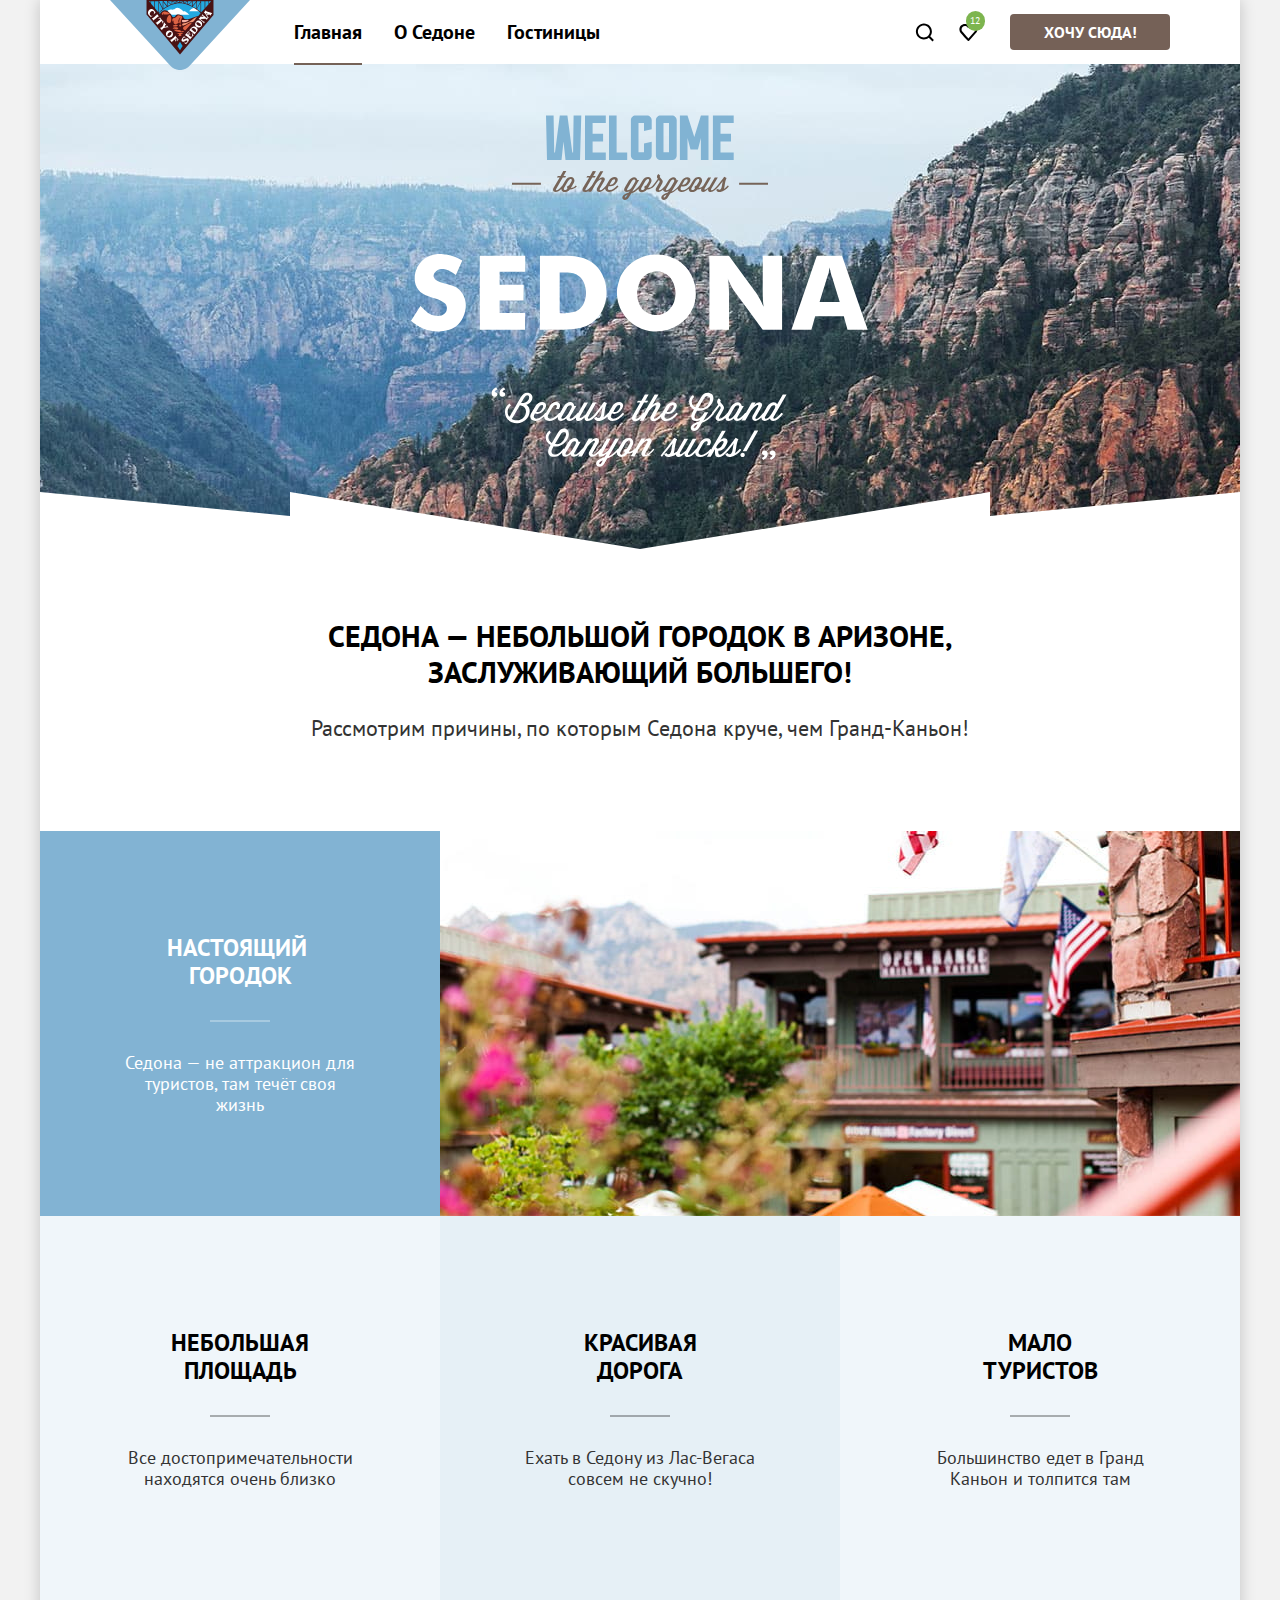
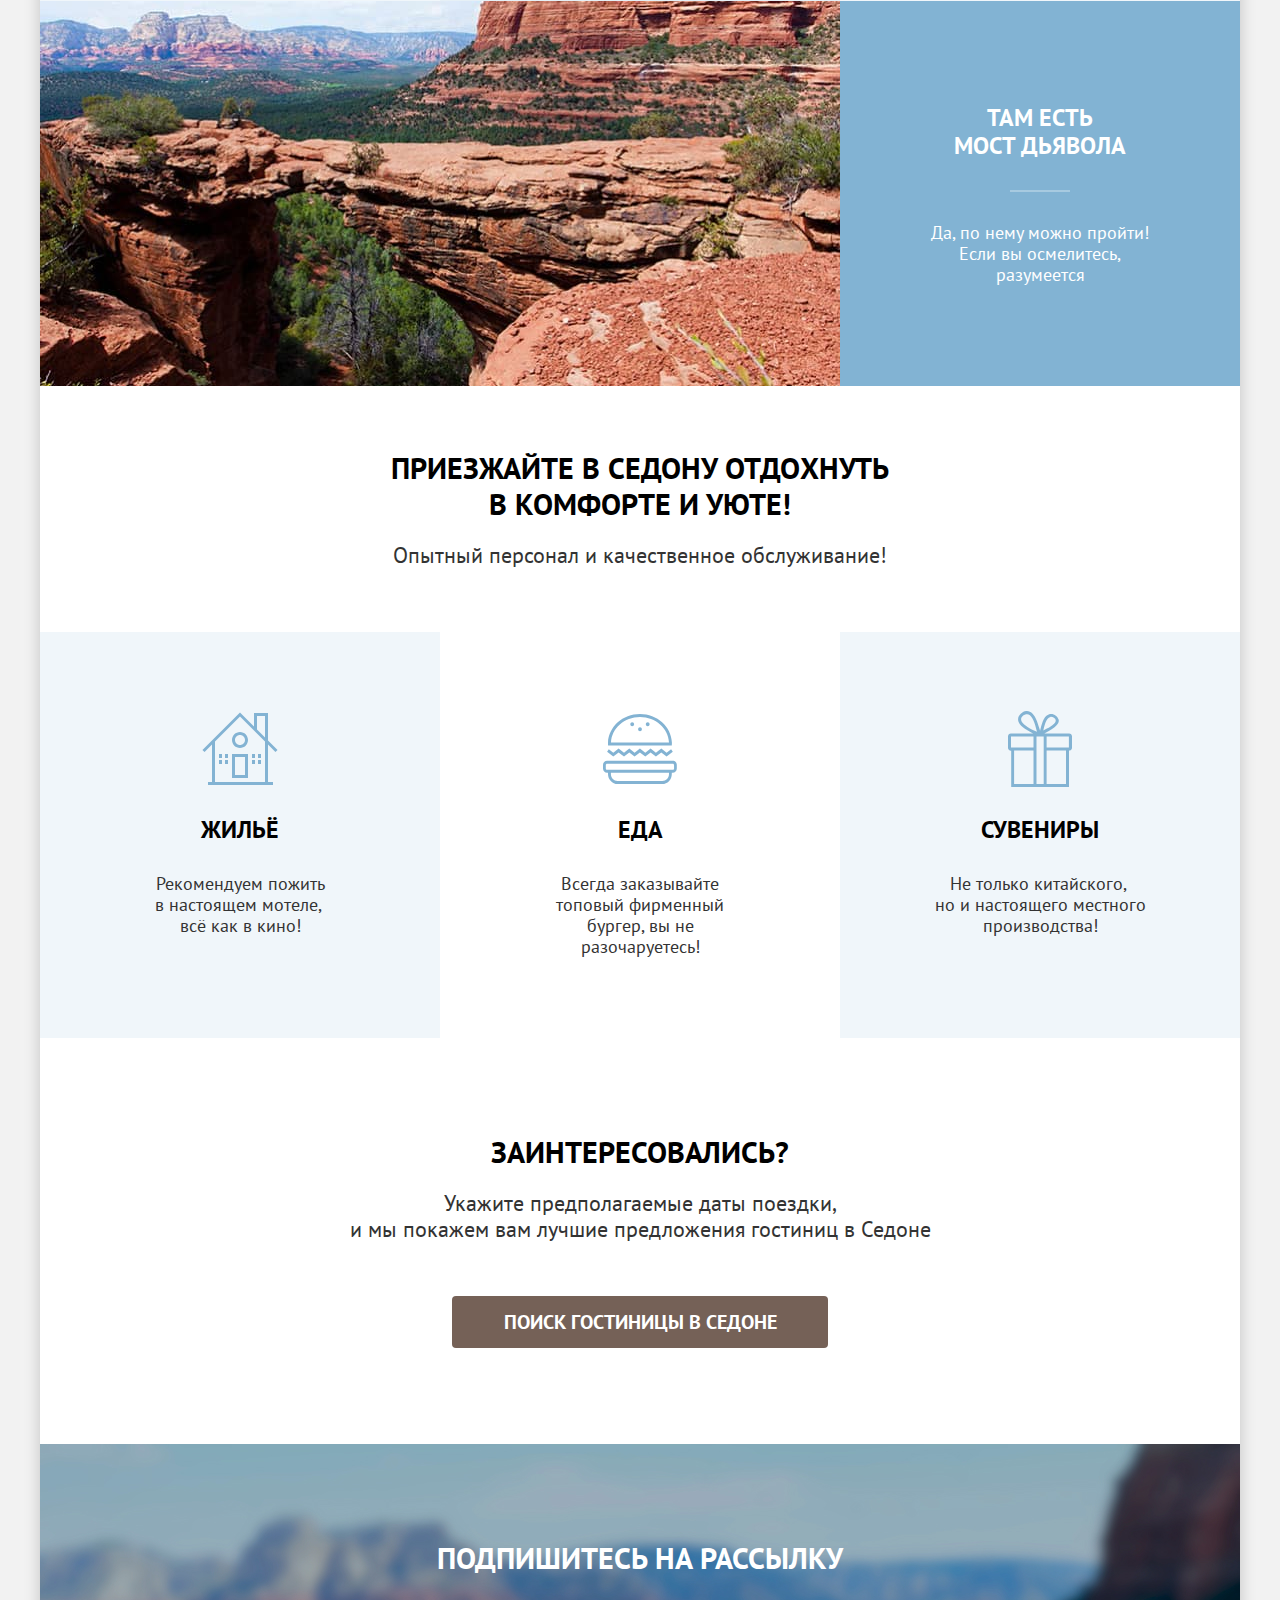
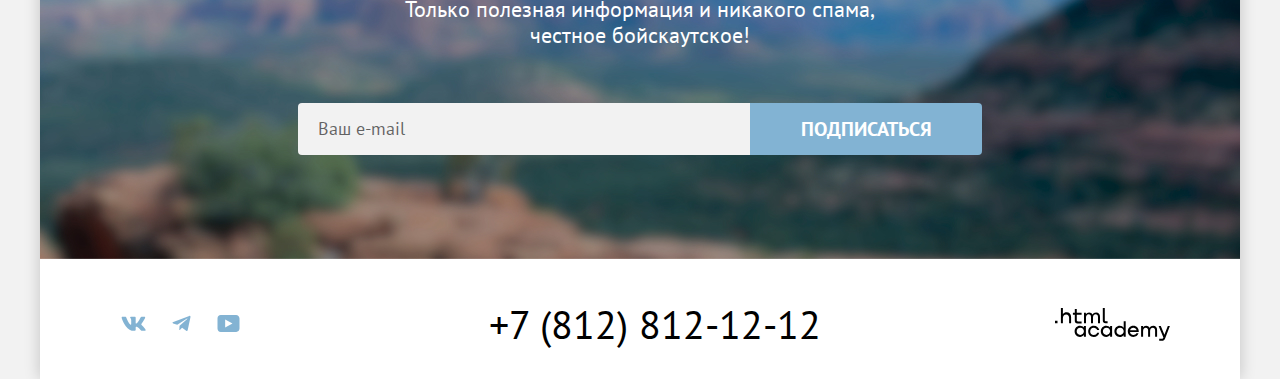
<file: index.html>
<!DOCTYPE html>
<html class="page" lang="ru">

  <head>
    <meta charset="utf-8">
    <title>HTML Academy: Седона</title>
    <meta name="viewport" content="width=device-width,initial-scale=1">
    <link rel="icon" href="favicon.ico">
    <link rel="icon" type="image/png" sizes="32x32" href="images/favicons/favicon-32.png">
    <link rel="stylesheet" href="styles/styles.css">
  </head>

  <body>
    <div class="page-body">

      <header class="page-header" data-test="header">
        <div class="wrapper">
          <nav class="page-header__nav main-nav">
            <a class="main-nav__logo" href="index.html" aria-current="page">
              <img class="main-nav__logo-img" src="images/logo.svg" width="140" height="70"
                alt="Логотип курорта Седона.">
            </a>
            <ul class="main-nav__list site-nav">
              <li class="site-nav__item">
                <a class="site-nav__link site-nav__link--current" aria-current="page">Главная</a>
              </li>
              <li class="site-nav__item">
                <a class="site-nav__link" href="#">О Седоне</a>
              </li>
              <li class="site-nav__item">
                <a class="site-nav__link" href="catalog.html">Гостиницы</a>
              </li>
            </ul>
            <ul class="main-nav__list user-nav">
              <li class="user-nav__item">
                <a class="user-nav__link user-nav__link--search" href="#"><span
                    class="visually-hidden">Поиск.</span></a>
              </li>
              <li class="user-nav__item">
                <a class="user-nav__link user-nav__link--like" href="#">
                  <span class="visually-hidden">Понравилось отелей.</span>
                  <span class="user-nav__likes-badge">12</span>
                </a>
              </li>
              <li class="user-nav__item">
                <a class="user-nav__button button button--basic" href="#">Хочу сюда!</a>
              </li>
            </ul>
          </nav>
        </div>
      </header>

      <main data-test="main">
        <section class="invite" data-test="hero">
          <h1 class="visually-hidden">Приглашение в Седону.</h1>
          <img class="invite__img" src="images/welcome.svg" width="458" height="352"
            alt="Welcome to the gorgeous Sedona, because the Grand Canyon sucks.">
        </section>
        <section class="advantages" data-test="advantages">
          <h2 class="visually-hidden">Преимущества Седоны.</h2>
          <div class="advantages__intro intro">
            <p class="intro__slogan second-title">Седона — небольшой городок в Аризоне, заслуживающий большего!</p>
            <p class="intro__text">Рассмотрим причины, по которым Седона круче, чем Гранд-Каньон!</p>
          </div>
          <ul class="advantages__list">
            <li class="advantages__item">
              <div class="advantages__description">
                <p class="advantages__title third-title">Настоящий&nbsp; городок</p>
                <p class="advantages__text">Седона — не аттракцион для туристов, там течёт своя жизнь</p>
              </div>
              <img class="advantages__img" src="images/advantage-photo-1.jpg" width="800" height="385"
                alt="Вид на улицу Седоны.">
            </li>
            <li class="advantages__item">
              <div class="advantages__description">
                <p class="advantages__title third-title">Небольшая площадь</p>
                <p class="advantages__text">Все достопримечательности находятся очень близко</p>
              </div>
            </li>
            <li class="advantages__item">
              <div class="advantages__description">
                <p class="advantages__title third-title">Красивая<br> дорога</p>
                <p class="advantages__text">Ехать в Седону из Лас-Вегаса совсем не скучно!</p>
              </div>
            </li>
            <li class="advantages__item">
              <div class="advantages__description">
                <p class="advantages__title third-title">Мало<br> туристов</p>
                <p class="advantages__text">Большинство едет в Гранд Каньон и толпится там</p>
              </div>
            </li>
            <li class="advantages__item">
              <div class="advantages__description">
                <p class="advantages__title third-title">Там есть<br> мост дьявола</p>
                <p class="advantages__text">Да, по нему можно пройти! Если вы осмелитесь, разумеется</p>
              </div>
              <img class="advantages__img" src="images/advantage-photo-2.jpg" width="800" height="385"
                alt="Вид на мост Дьявола.">
            </li>
          </ul>
        </section>
        <section class="services">
          <h2 class="visually-hidden">Сервисы в Седоне.</h2>
          <div class="services__intro intro">
            <p class="intro__slogan second-title">Приезжайте в Седону отдохнуть<br> в комфорте и уюте!</p>
            <p class="intro__text">Опытный персонал и качественное обслуживание!</p>
          </div>
          <ul class="services__list">
            <li class="services__item services__item--home">
              <p class="services__title third-title">Жильё</p>
              <p class="services__description">Рекомендуем пожить<br> в настоящем мотеле,&nbsp;<br> всё как в кино!</p>
            </li>
            <li class="services__item services__item--eat">
              <p class="services__title third-title">Еда</p>
              <p class="services__description">Всегда заказывайте<br> топовый фирменный бургер, вы не разочаруетесь!</p>
            </li>
            <li class="services__item services__item--gift">
              <p class="services__title third-title">Сувениры</p>
              <p class="services__description">Не только китайского,&nbsp;<br> но и настоящего местного производства!
              </p>
            </li>
          </ul>
        </section>
        <section class="search" data-test="search">
          <h2 class="visually-hidden">Бронирование отеля.</h2>
          <div class="search__intro intro">
            <p class="intro__slogan second-title">Заинтересовались?</p>
            <p class="intro__text">Укажите предполагаемые даты поездки,<br> и мы покажем вам лучшие предложения гостиниц
              в Седоне</p>
          </div>
          <a class="search__button button button--basic button--big" href="index-modal.html">Поиск гостиницы в
            Седоне</a>
        </section>
        <section class="subscribe subscribe--bg" data-test="subscribe">
          <h2 class="visually-hidden">Форма подписки на рассылку.</h2>
          <div class="subscribe__wrapper">
            <div class="subscribe__intro intro">
              <p class="intro__slogan second-title">Подпишитесь на рассылку</p>
              <p class="intro__text">Только полезная информация и никакого спама, честное бойскаутское!</p>
            </div>
            <form class="subscribe__form" action="https://echo.htmlacademy.ru/" method="post" id="subscribe-form">
              <label class="visually-hidden" for="subscribe-form-email">E-mail.</label>
              <input class="subscribe__input input" type="email" name="subscribe-email" id="subscribe-form-email"
                placeholder="Ваш e-mail" required>
              <button class="subscribe__button button button--second button--big" type="submit">Подписаться</button>
            </form>
          </div>
        </section>
      </main>

      <footer class="page-footer" data-test="footer">
        <div class="page-footer__wrapper wrapper">
          <ul class="page-footer__list socials">
            <li class="socials__item">
              <a class="socials__link socials__link--vk" href="https://vk.com/htmlacademy" target="_blank"
                rel="noreferrer noopener">
                <span class="visually-hidden">Мы в ВКонтакте.</span>
              </a>
            </li>
            <li class="socials__item">
              <a class="socials__link socials__link--tg" href="https://t.me/htmlacademy" target="_blank"
                rel="noreferrer noopener">
                <span class="visually-hidden">Мы в Телеграме.</span>
              </a>
            </li>
            <li class="socials__item">
              <a class="socials__link socials__link--yt" href="https://www.youtube.com/user/htmlacademyru"
                target="_blank" rel="noreferrer noopener">
                <span class="visually-hidden">Мы в Ютубе.</span>
              </a>
            </li>
          </ul>
          <address class="page-footer__address address">
            <a class="address__phone" href="tel:+78128121212">+7 (812) 812-12-12</a>
          </address>
          <a class="page-footer__copyright" href="https://htmlacademy.ru/" target="_blank" rel="noreferrer noopener">
            <span class="visually-hidden">Логотип HTML Academy.</span>
          </a>
        </div>
      </footer>

    </div>
  </body>

</html>
</file>
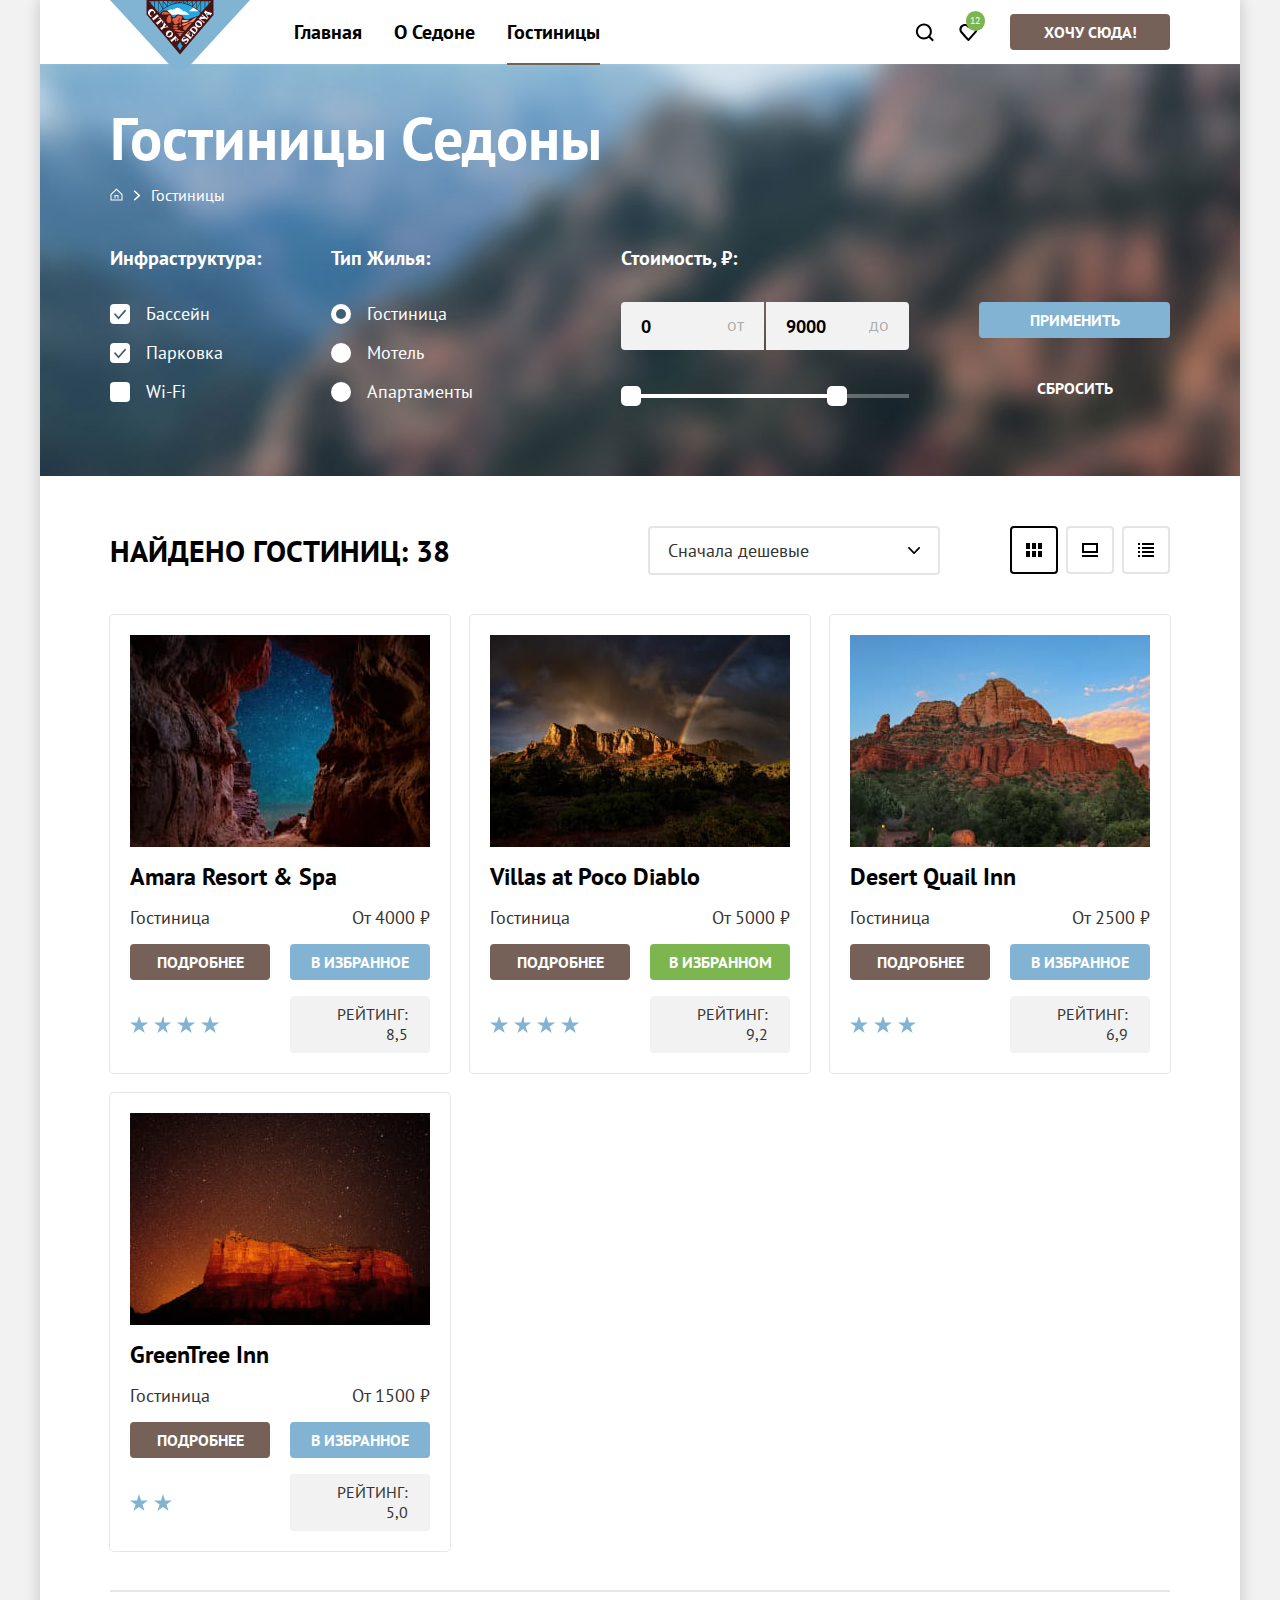
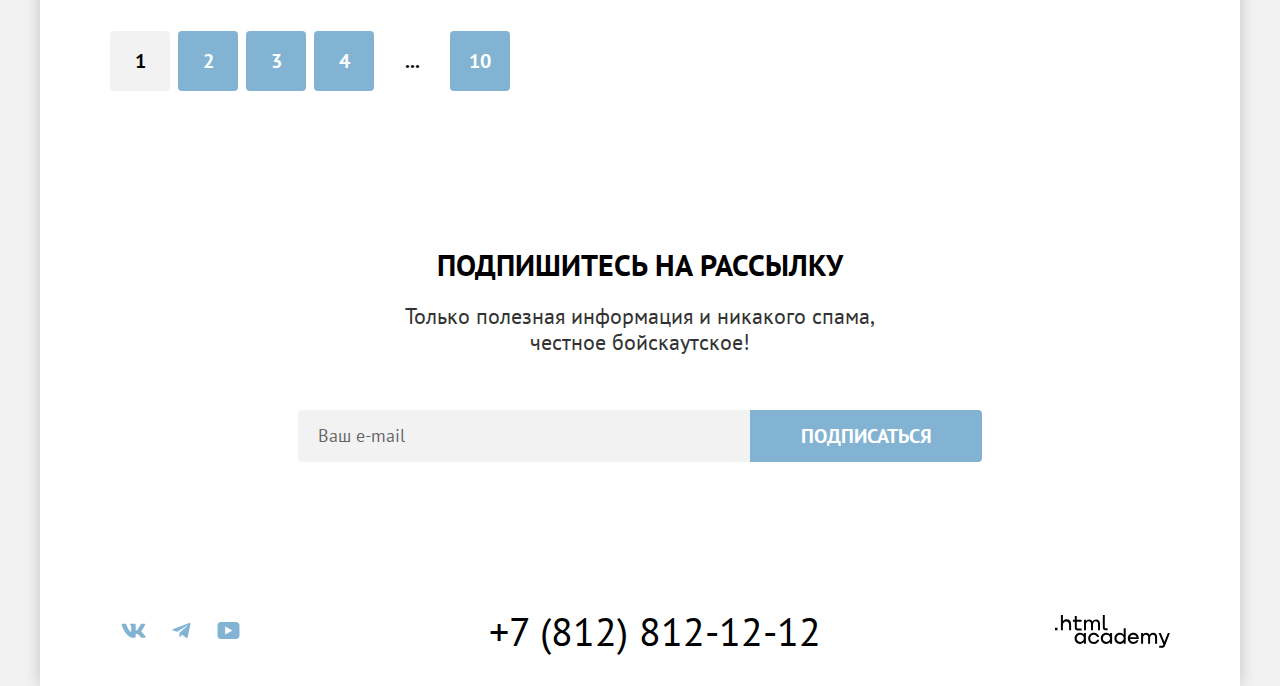
<file: catalog.html>
<!DOCTYPE html>
<html class="page" lang="ru">

  <head>
    <meta charset="utf-8">
    <title>HTML Academy: Седона</title>
    <meta name="viewport" content="width=device-width,initial-scale=1">
    <link rel="stylesheet" href="styles/styles.css">
  </head>

  <body>
    <div class="page-body">
      <header class="page-header" data-test="header">
        <div class="wrapper">
          <nav class="page-header__nav main-nav">
            <a class="main-nav__logo" href="index.html">
              <img class="main-nav__logo-img" src="images/logo.svg" width="140" height="70"
                alt="Логотип курорта Седона.">
            </a>
            <ul class="main-nav__list site-nav">
              <li class="site-nav__item">
                <a class="site-nav__link" href="index.html">Главная</a>
              </li>
              <li class="site-nav__item">
                <a class="site-nav__link" href="#" >О Седоне</a>
              </li>
              <li class="site-nav__item">
                <a class="site-nav__link site-nav__link--current" aria-current="page">Гостиницы</a>
              </li>
            </ul>
            <ul class="main-nav__list user-nav">
              <li class="user-nav__item">
                <a class="user-nav__link user-nav__link--search" href="#"><span class="visually-hidden">Поиск.</span></a>
              </li>
              <li class="user-nav__item">
                <a class="user-nav__link user-nav__link--like" href="#">
                  <span class="visually-hidden">Понравилось отелей.</span>
                  <span class="user-nav__likes-badge">12</span>
                </a>
              </li>
              <li class="user-nav__item">
                <a class="user-nav__button button button--basic" href="#">Хочу сюда!</a>
              </li>
            </ul>
          </nav>
        </div>
      </header>

      <main data-test="main">
        <section class="catalog-header">
          <div class="wrapper">
            <h1 class="catalog-header__title first-title">Гостиницы Седоны</h1>
            <ol class="catalog-header__breadcrumbs breadcrumbs">
              <li class="breadcrumbs__item">
                <a class="breadcrumbs__link" href="index.html"><span class="visually-hidden">Главная.</span></a>
              </li>
              <li class="breadcrumbs__item">
                <span class="breadcrumbs__link breadcrumbs__link--current">Гостиницы</span>
              </li>
            </ol>
            <form class="catalog-header__form filter" action="https://echo.htmlacademy.ru/" method="get"
              id="filter-form" data-test="filter">
              <fieldset class="filter__group">
                <legend class="filter__title">Инфраструктура:</legend>
                <ul class="filter__list">
                  <li class="filter__item">
                    <label class="control">
                      <input class="control__input visually-hidden" type="checkbox" name="pool" checked>
                      <span class="control__label">Бассейн</span>
                    </label>
                  </li>
                  <li class="filter__item">
                    <label class="control">
                      <input class="control__input visually-hidden" type="checkbox" name="parking" checked>
                      <span class="control__label">Парковка</span>
                    </label>
                  </li>
                  <li class="filter__item">
                    <label class="control">
                      <input class="control__input visually-hidden" type="checkbox" name="wifi">
                      <span class="control__label">Wi-Fi</span>
                    </label>
                  </li>
                </ul>
              </fieldset>
              <fieldset class="filter__group">
                <legend class="filter__title">Тип Жилья:</legend>
                <ul class="filter__list">
                  <li class="filter__item">
                    <label class="control">
                      <input class="control__input visually-hidden" type="radio" name="product-group" value="hotel"
                        checked>
                      <span class="control__label">Гостиница</span>
                    </label>
                  </li>
                  <li class="filter__item">
                    <label class="control">
                      <input class="control__input visually-hidden" type="radio" name="product-group" value="motel">
                      <span class="control__label">Мотель</span>
                    </label>
                  </li>
                  <li class="filter__item">
                    <label class="control">
                      <input class="control__input visually-hidden" type="radio" name="product-group" value="appart">
                      <span class="control__label">Апартаменты</span>
                    </label>
                  </li>
                </ul>
              </fieldset>
              <fieldset class="filter__group range">
                <legend class="filter__title">Стоимость, ₽:</legend>
                <div class="range__inputs">
                  <label class="range__label">
                    <span class="range__input-text">от</span>
                    <input class="range__input range__input--min input" type="text" inputmode="numeric" placeholder="0" value="0" name="min-price">
                  </label>
                  <label class="range__label">
                    <span class="range__input-text">до</span>
                    <input class="range__input range__input--max input" type="text" inputmode="numeric" placeholder="10000" value="9000" name="max-price">
                  </label>
                </div>
                <div class="range__scale">
                  <div class="range__bar" style="right: 62px; width: 226px;">
                    <button class="range__toggle range__toggle--min" type="button">
                      <span class="visually-hidden">Изменить минимальную цену.</span>
                    </button>
                    <button class="range__toggle range__toggle--max" type="button">
                      <span class="visually-hidden">Изменить максимальную цену.</span>
                    </button>
                  </div>
                </div>
              </fieldset>
              <div class="filter__group filter__buttons">
                <button class="filter__button button button--second" type="submit">Применить</button>
                <button class="filter__button button button--trans" type="reset">Сбросить</button>
              </div>
            </form>
          </div>
        </section>
        <section class="catalog" data-test="catalog">
          <div class="wrapper">
            <header class="catalog__header sorting">
              <h2 class="sorting__title second-title">Найдено гостиниц:
                <span class="sorting__number">38</span>
              </h2>

              <select class="sorting__select" name="sorting" aria-label="Сортировка результатов поиска">
                <option value="cheap">Сначала дешевые</option>
                <option value="expensive">Сначала дорогие</option>
                <option value="popular">Сначала популярные</option>
              </select>

              <div class="sorting__view">
                <a class="sorting__toggle sorting__toggle--table sorting__toggle--current" href="catalog.html?view=tile">
                  <span class="visually-hidden">Таблица.</span>
                </a>
                <a class="sorting__toggle sorting__toggle--gallery" href="catalog.html?view=card">
                  <span class="visually-hidden">Галерея.</span>
                </a>
                <a class="sorting__toggle sorting__toggle--list" href="catalog.html?view=list">
                  <span class="visually-hidden">Список.</span>
                </a>
              </div>
            </header>
            <ul class="catalog__products products">
              <li class="products__item card">
                <a class="card__link" href="#">
                  <img class="card__img" src="images/catalog/hotel-1.jpg" width="300" height="212" alt="">
                </a>
                <a class="card__link" href="#">
                  <p class="card__title third-title">Amara Resort & Spa</p>
                </a>
                <span class="card__type">Гостиница</span>
                <span class="card__price">От 4000 ₽</span>
                <a class="card__button button button--basic" href="#">Подробнее</a>
                <button class="card__button button button--second" type="button">В избранное</button>
                <div class="card__stars">
                  <span class="card__star card__star--four"></span>
                  <span class="visually-hidden">4 звезды.</span>
                </div>
                <span class="card__rating">Рейтинг: 8,5</span>
              </li>
              <li class="products__item card">
                <a class="card__link" href="#">
                  <img class="card__img" src="images/catalog/hotel-2.jpg" width="300" height="212" alt="">
                </a>
                <a class="card__link" href="#">
                  <p class="card__title third-title">Villas at Poco Diablo</p>
                </a>
                <span class="card__type">Гостиница</span>
                <span class="card__price">От 5000 ₽</span>
                <a class="card__button button button--basic" href="#">Подробнее</a>
                <button class="card__button button button--select" type="button">В избранном</button>
                <div class="card__stars">
                  <span class="card__star card__star--four"></span>
                  <span class="visually-hidden">4 звезды.</span>
                </div>
                <span class="card__rating">Рейтинг: 9,2</span>
              </li>
              <li class="products__item card">
                <a class="card__link" href="#">
                  <img class="card__img" src="images/catalog/hotel-3.jpg" width="300" height="212" alt="">
                </a>
                <a class="card__link" href="#">
                  <p class="card__title third-title">Desert Quail Inn</p>
                </a>
                <span class="card__type">Гостиница</span>
                <span class="card__price">От 2500 ₽</span>
                <a class="card__button button button--basic" href="#">Подробнее</a>
                <button class="card__button button button--second" type="button">В избранное</button>
                <div class="card__stars">
                  <span class="card__star card__star--three"></span>
                  <span class="visually-hidden">3 звезды.</span>
                </div>
                <span class="card__rating">Рейтинг: 6,9</span>
              </li>
              <li class="products__item card">
                <a class="card__link" href="#">
                  <img class="card__img" src="images/catalog/hotel-4.jpg" width="300" height="212" alt="">
                </a>
                <a class="card__link" href="#">
                  <p class="card__title third-title">GreenTree Inn</p>
                </a>
                <span class="card__type">Гостиница</span>
                <span class="card__price">От 1500 ₽</span>
                <a class="card__button button button--basic" href="#">Подробнее</a>
                <button class="card__button button button--second" type="button">В избранное</button>
                <div class="card__stars">
                  <span class="card__star card__star--two"></span>
                  <span class="visually-hidden">2 звезды.</span>
                </div>
                <span class="card__rating">Рейтинг: 5,0</span>
              </li>
            </ul>
            <ul class="catalog__pagination pagination">
              <li class="pagination__item">
                <a class="pagination__link button button--second pagination__link--current" aria-current="page">1</a>
              </li>
              <li class="pagination__item">
                <a class="pagination__link button button--second" href="#">2</a>
              </li>
              <li class="pagination__item">
                <a class="pagination__link button button--second" href="#">3</a>
              </li>
              <li class="pagination__item">
                <a class="pagination__link button button--second" href="#">4</a>
              </li>
              <li class="pagination__item">
                <span class="pagination__link button pagination__link--not-link">...</span>
              </li>
              <li class="pagination__item">
                <a class="pagination__link button button--second" href="#">10</a>
              </li>
            </ul>
          </div>
        </section>

        <section class="subscribe" data-test="subscribe">
          <h2 class="visually-hidden">Форма подписки на рассылку.</h2>
          <div class="subscribe__wrapper">
            <div class="subscribe__intro intro">
              <p class="intro__slogan second-title">Подпишитесь на рассылку</p>
              <p class="intro__text">Только полезная информация и никакого спама,<br> честное бойскаутское!</p>
            </div>
            <form class="subscribe__form" action="https://echo.htmlacademy.ru/" method="post" id="subscribe-form">
              <label class="visually-hidden" for="subscribe-form-email">E-mail.</label>
              <input class="subscribe__input input" type="email" name="subscribe-email" id="subscribe-form-email"
                placeholder="Ваш e-mail" required>
              <button class="subscribe__button button button--second button--big" type="submit">Подписаться</button>
            </form>
          </div>
        </section>
      </main>

      <footer class="page-footer" data-test="footer">
        <div class="page-footer__wrapper wrapper">
          <ul class="page-footer__list socials">
            <li class="socials__item">
              <a class="socials__link socials__link--vk" href="https://vk.com/htmlacademy" target="_blank" rel="noreferrer noopener">
                <span class="visually-hidden">Мы в ВКонтакте.</span>
              </a>
            </li>
            <li class="socials__item">
              <a class="socials__link socials__link--tg" href="https://t.me/htmlacademy" target="_blank" rel="noreferrer noopener">
                <span class="visually-hidden">Мы в Телеграме.</span>
              </a>
            </li>
            <li class="socials__item">
              <a class="socials__link socials__link--yt" href="https://www.youtube.com/user/htmlacademyru" target="_blank" rel="noreferrer noopener">
                <span class="visually-hidden">Мы в Ютубе.</span>
              </a>
            </li>
          </ul>
          <address class="page-footer__address address">
            <a class="address__phone" href="tel:+78128121212">+7 (812) 812-12-12</a>
          </address>
          <a class="page-footer__copyright" href="https://htmlacademy.ru/" target="_blank" rel="noreferrer noopener">
            <span class="visually-hidden">Логотип HTML Academy.</span>
          </a>
        </div>
      </footer>

    </div>
  </body>

</html>
</file>
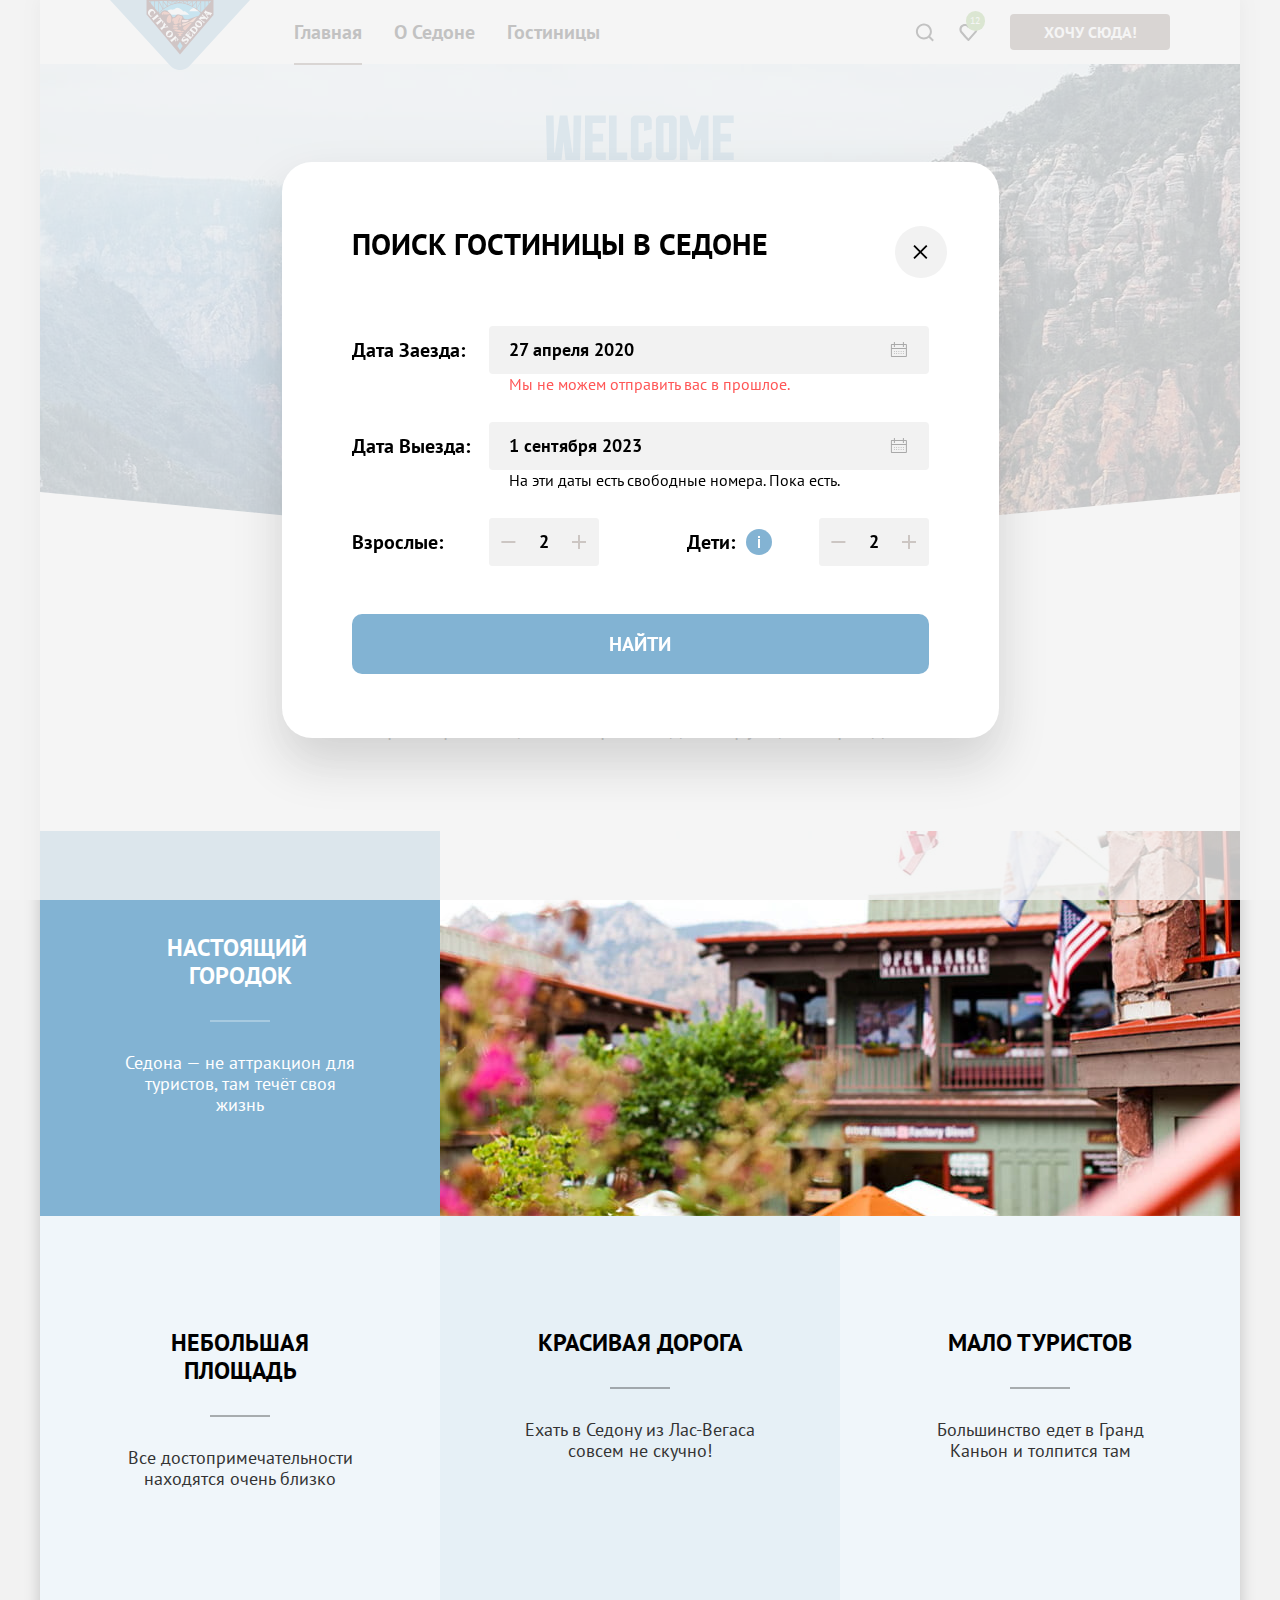
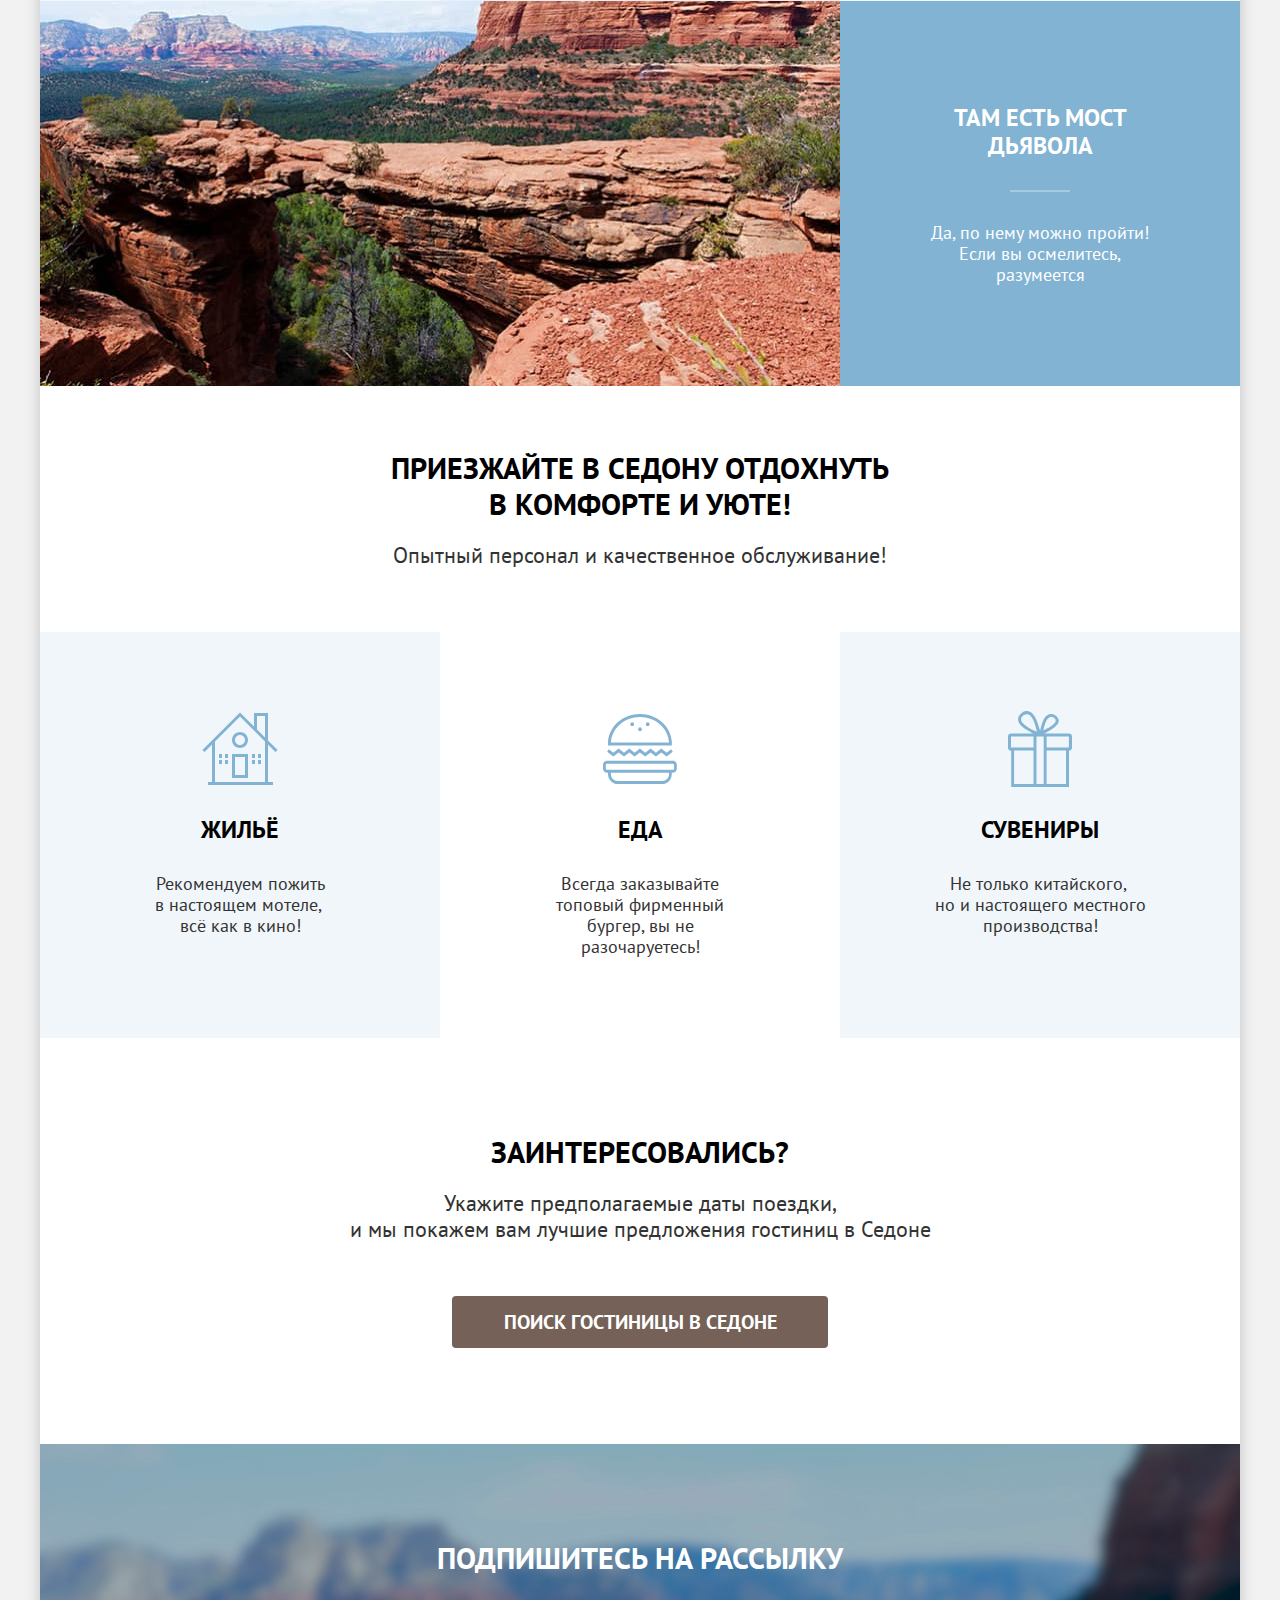
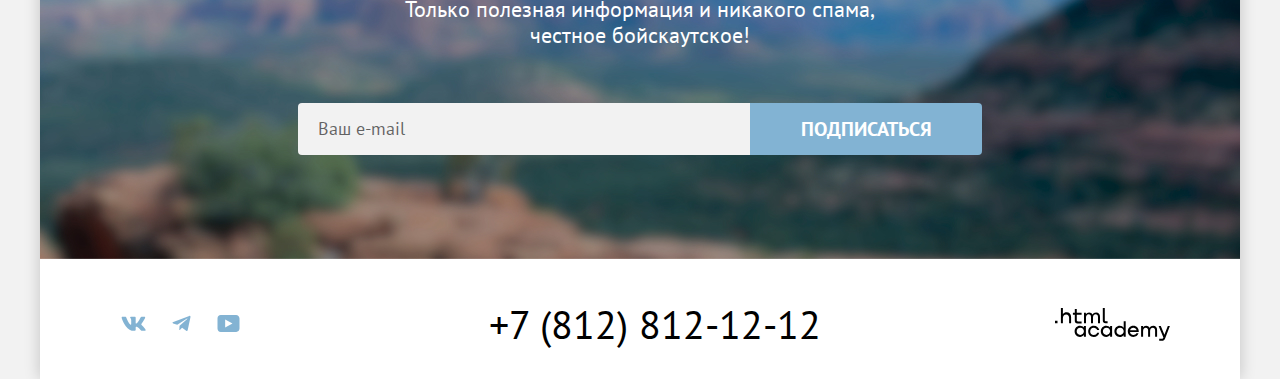
<file: index-modal.html>
<!DOCTYPE html>
<html class="page" lang="ru">

  <head>
    <meta charset="utf-8">
    <title>HTML Academy: Седона</title>
    <meta name="viewport" content="width=device-width,initial-scale=1">
    <link rel="stylesheet" href="styles/styles.css">
  </head>

  <body>
    <div class="page-body">

      <header class="page-header" data-test="header">
        <div class="wrapper">
          <nav class="page-header__nav main-nav">
            <a class="main-nav__logo" href="index.html" aria-current="page">
              <img class="main-nav__logo-img" src="images/logo.svg" width="140" height="70"
                alt="Логотип курорта Седона.">
            </a>
            <ul class="main-nav__list site-nav">
              <li class="site-nav__item">
                <a class="site-nav__link site-nav__link--current" aria-current="page">Главная</a>
              </li>
              <li class="site-nav__item">
                <a class="site-nav__link" href="#">О Седоне</a>
              </li>
              <li class="site-nav__item">
                <a class="site-nav__link" href="catalog.html">Гостиницы</a>
              </li>
            </ul>
            <ul class="main-nav__list user-nav">
              <li class="user-nav__item">
                <a class="user-nav__link user-nav__link--search" href="#"><span
                    class="visually-hidden">Поиск.</span></a>
              </li>
              <li class="user-nav__item">
                <a class="user-nav__link user-nav__link--like" href="#">
                  <span class="visually-hidden">Понравилось отелей.</span>
                  <span class="user-nav__likes-badge">12</span>
                </a>
              </li>
              <li class="user-nav__item">
                <a class="user-nav__button button button--basic" href="catalog.html">Хочу сюда!</a>
              </li>
            </ul>
          </nav>
        </div>
      </header>

      <main data-test="main">
        <section class="invite" data-test="hero">
          <h1 class="visually-hidden">Приглашение в Седону.</h1>
          <img class="invite__img" src="images/welcome.svg" width="458" height="352"
            alt="Welcome to the gorgeous Sedona, because the Grand Canyon sucks.">
        </section>
        <section class="advantages" data-test="advantages">
          <h2 class="visually-hidden">Преимущества Седоны.</h2>
          <div class="advantages__intro intro">
            <p class="intro__slogan second-title">Седона — небольшой городок в Аризоне, заслуживающий большего!</p>
            <p class="intro__text">Рассмотрим причины, по которым Седона круче, чем Гранд-Каньон!</p>
          </div>
          <ul class="advantages__list">
            <li class="advantages__item">
              <div class="advantages__description">
                <p class="advantages__title third-title">Настоящий&nbsp; городок</p>
                <p class="advantages__text">Седона — не аттракцион для туристов, там течёт своя жизнь</p>
              </div>
              <img class="advantages__img" src="images/advantage-photo-1.jpg" width="800" height="385"
                alt="Вид на улицу Седоны.">
            </li>
            <li class="advantages__item">
              <div class="advantages__description">
                <p class="advantages__title third-title">Небольшая площадь</p>
                <p class="advantages__text">Все достопримечательности находятся очень близко</p>
              </div>
            </li>
            <li class="advantages__item">
              <div class="advantages__description">
                <p class="advantages__title third-title">Красивая дорога</p>
                <p class="advantages__text">Ехать в Седону из Лас-Вегаса совсем не скучно!</p>
              </div>
            </li>
            <li class="advantages__item">
              <div class="advantages__description">
                <p class="advantages__title third-title">Мало туристов</p>
                <p class="advantages__text">Большинство едет в Гранд Каньон и толпится там</p>
              </div>
            </li>
            <li class="advantages__item">
              <div class="advantages__description">
                <p class="advantages__title third-title">Там есть мост дьявола</p>
                <p class="advantages__text">Да, по нему можно пройти! Если вы осмелитесь, разумеется</p>
              </div>
              <img class="advantages__img" src="images/advantage-photo-2.jpg" width="800" height="385"
                alt="Вид на мост Дьявола.">
            </li>
          </ul>
        </section>
        <section class="services">
          <h2 class="visually-hidden">Сервисы в Седоне.</h2>
          <div class="services__intro intro">
            <p class="intro__slogan second-title">Приезжайте в Седону отдохнуть<br> в комфорте и уюте!</p>
            <p class="intro__text">Опытный персонал и качественное обслуживание!</p>
          </div>
          <ul class="services__list">
            <li class="services__item services__item--home">
              <p class="services__title third-title">Жильё</p>
              <p class="services__description">Рекомендуем пожить<br> в настоящем мотеле,&nbsp;<br> всё как в кино!</p>
            </li>
            <li class="services__item services__item--eat">
              <p class="services__title third-title">Еда</p>
              <p class="services__description">Всегда заказывайте<br> топовый фирменный бургер, вы не разочаруетесь!</p>
            </li>
            <li class="services__item services__item--gift">
              <p class="services__title third-title">Сувениры</p>
              <p class="services__description">Не только китайского,&nbsp;<br> но и настоящего местного производства!
              </p>
            </li>
          </ul>
        </section>
        <section class="search" data-test="search">
          <h2 class="visually-hidden">Бронирование отеля.</h2>
          <div class="search__intro intro">
            <p class="intro__slogan second-title">Заинтересовались?</p>
            <p class="intro__text">Укажите предполагаемые даты поездки,<br> и мы покажем вам лучшие предложения гостиниц
              в Седоне</p>
          </div>
          <a class="search__button button button--basic button--big" href="index-modal.html">Поиск гостиницы в
            Седоне</a>
        </section>
        <section class="subscribe subscribe--bg" data-test="subscribe">
          <h2 class="visually-hidden">Форма подписки на рассылку.</h2>
          <div class="subscribe__wrapper">
            <div class="subscribe__intro intro">
              <p class="intro__slogan second-title">Подпишитесь на рассылку</p>
              <p class="intro__text">Только полезная информация и никакого спама, честное бойскаутское!</p>
            </div>
            <form class="subscribe__form" action="https://echo.htmlacademy.ru/" method="post" id="subscribe-form">
              <label class="visually-hidden" for="subscribe-form-email">E-mail.</label>
              <input class="subscribe__input input" type="email" name="subscribe-email" id="subscribe-form-email"
                placeholder="Ваш e-mail" required>
              <button class="subscribe__button button button--second button--big" type="submit">Подписаться</button>
            </form>
          </div>
        </section>
      </main>

      <footer class="page-footer" data-test="footer">
        <div class="page-footer__wrapper wrapper">
          <ul class="page-footer__list socials">
            <li class="socials__item">
              <a class="socials__link socials__link--vk" href="https://vk.com/htmlacademy" target="_blank" rel="noreferrer noopener">
                <span class="visually-hidden">Мы в ВКонтакте.</span>
              </a>
            </li>
            <li class="socials__item">
              <a class="socials__link socials__link--tg" href="https://t.me/htmlacademy" target="_blank" rel="noreferrer noopener">
                <span class="visually-hidden">Мы в Телеграме.</span>
              </a>
            </li>
            <li class="socials__item">
              <a class="socials__link socials__link--yt" href="https://www.youtube.com/user/htmlacademyru" target="_blank" rel="noreferrer noopener">
                <span class="visually-hidden">Мы в Ютубе.</span>
              </a>
            </li>
          </ul>
          <address class="page-footer__address address">
            <a class="address__phone" href="tel:+78128121212">+7 (812) 812-12-12</a>
          </address>
          <a class="page-footer__copyright" href="https://htmlacademy.ru/" target="_blank" rel="noreferrer noopener">
            <span class="visually-hidden">Логотип HTML Academy.</span>
          </a>
        </div>
      </footer>

    </div>

    <div class="modal">
      <div class="modal__search-form">
        <a class="modal__close-button" href="index.html">
          <span class="visually-hidden">Закрыть.</span>
        </a>
        <section class="modal__content">
          <h2 class="modal__title second-title">Поиск гостиницы в Седоне</h2>
          <form class="modal__form search-form" action="https://echo.htmlacademy.ru/" method="post" id="search-form">

            <label class="search-form__group search-form__group--date" for="search-form-check-in">
              <span class="search-form__label">Дата заезда:</span>
              <input class="search-form__input search-form__input--date input" type="text" name="search-check-in"
                id="search-form-check-in" value="27 апреля 2020" required>
              <small class="search-form__message search-form__message--error">Мы не можем отправить вас в
                прошлое.</small>
            </label>

            <label class="search-form__group search-form__group--date">
              <span class="search-form__label">Дата выезда:</span>
              <input class="search-form__input search-form__input--date input" type="text" name="search-check-out"
                id="search-form-check-out" value="1 сентября 2023" required>
              <small class="search-form__message">На эти даты есть свободные номера. Пока есть.</small>
            </label>

            <div class="search-form__group search-form__group--family">
              <label class="search-form__label" for="search-form-adults">Взрослые:</label>
              <div class="search-form__quantity">
                <button class="search-form__quantity-button search-form__quantity-button--less" type="button">
                  <span class="visually-hidden">Уменьшить.</span>
                </button>
                <input class="search-form__input  search-form__input--family input" type="text" inputmode="numeric"
                  name="search-adults" id="search-form-adults" value="2" required>
                <button class="search-form__quantity-button search-form__quantity-button--more" type="button">
                  <span class="visually-hidden">Увеличить.</span>
                </button>
              </div>
            </div>

            <div class="search-form__group search-form__group--family">
              <div class="search-form__label">
                <label for="search-form-kids">Дети:</label>
                <span class="search-form__tooltip tooltip">
                  <button class="tooltip__toggle" type="button" aria-labelledby="tooltip-label-date">
                    <span class="visually-hidden">Показать дополнительную информацию.</span>
                  </button>
                  <span class="tooltip__text" role="tooltip" id="tooltip-label-date">
                    Укажите количество детей, которые будут с вами, возраст которых от 6 до 18 лет. Дети до 6 лет
                    размещаются бесплатно.
                  </span>
                </span>
              </div>
              <div class="search-form__quantity">
                <button class="search-form__quantity-button search-form__quantity-button--less" type="button">
                  <span class="visually-hidden">Уменьшить.</span>
                </button>
                <input class="search-form__input search-form__input--family  input" type="text" inputmode="numeric"
                  name="search-kids" id="search-form-kids" value="2" required>
                <button class="search-form__quantity-button search-form__quantity-button--more" type="button">
                  <span class="visually-hidden">Увеличить.</span>
                </button>
              </div>
            </div>
            <button class="search-form__button button button--second" type="submit">Найти</button>
          </form>
        </section>
      </div>
    </div>
  </body>

</html>
</file>
<file: styles/styles.css>
/*Fonts*/

@font-face {
  font-family: "PT Sans";
  font-weight: 400;
  font-style: normal;
  font-display: swap;
  src: url("../fonts/ptsans-400.woff2") format("woff2");
}

@font-face {
  font-family: "PT Sans";
  font-weight: 700;
  font-style: normal;
  font-display: swap;
  src: url("../fonts/ptsans-700.woff2") format("woff2");
}

/*Global styles*/

*,
*::before,
*::after {
  box-sizing: border-box;
}

.visually-hidden {
  position: absolute;
  scale: 0;
}

img {
  max-width: 100%;
  height: auto;
  object-fit: contain;
}

.page {
  block-size: 100%;
}

body {
  min-inline-size: 1260px;
  block-size: 100%;
  margin: 0;
  background-color: #f2f2f2;
  color: #333333;
  font-family: "PT Sans", Arial, sans-serif;
  font-size: 18px;
  line-height: 21px;
}

/*Sticky-footer*/

.page-body {
  display: grid;
  grid-template-rows: min-content 1fr min-content;
  inline-size: 1200px;
  min-block-size: 100%;
  margin-inline: auto;
  background-color: #ffffff;
  box-shadow: 0 0 15px 0 rgba(0, 0, 0, 0.2);
}

/*Wrapper*/

.wrapper {
  inline-size: 1060px;
  margin-inline: auto;
}

/*Buttons*/

.button {
  display: inline-block;
  padding: 8px 12px;
  border: none;
  border-radius: 4px;
  background-color: transparent;
  color: #ffffff;
  font-family: inherit;
  font-size: 16px;
  line-height: 20px;
  font-weight: 700;
  text-align: center;
  text-transform: uppercase;
  text-decoration: none;
  cursor: pointer;
}

.button:active {
  color: rgba(255, 255, 255, 0.3);
}

.button:focus-visible {
  outline: none;
}

.button:disabled {
  background-color: #e5e5e5;
}

.button--basic {
  background-color: #756157;
}

.button--basic:hover,
.button--basic:focus-visible {
  background-color: #615048;
}

.button--second {
  background-color: #82b3d3;
}

.button--second:hover,
.button--second:focus-visible {
  background-color: #68a2ca;
}

.button--select {
  background-color: #7db54f;
}

.button--select:hover,
.button--select:focus-visible {
  background-color: #6c9e42;
}

.button--big {
  font-size: 20px;
  line-height: 36px;
}

.button--trans:hover {
  opacity: 0.6;
}

.button--trans:focus-visible {
  outline: 3px solid #83b3d3;
}

.button--trans:disabled {
  opacity: 0.1;
}


/*Input*/

.input {
  padding: 12px 20px;
  border: none;
  background-color: #f2f2f2;
  color: #000000;
  font-family: inherit;
  font-size: 18px;
  line-height: 24px;
}

.input:hover,
.input:focus {
  background-color: #e6e6e6;
}

.input:focus {
  outline: 3px solid #83b3d3;
  outline-offset: -3px;
}

.input:disabled,
.input:disabled:hover {
  opacity: 0.1;
}

.input::placeholder {
  color: rgba(0, 0, 0, 0.6);
  font-family: inherit;
  line-height: 24px;
}

/*Titles*/

.first-title {
  font-size: 60px;
  line-height: 78px;
  font-weight: 700;
}

.second-title,
.third-title {
  color: #000000;
  text-transform: uppercase;
}

.second-title {
  font-size: 30px;
  line-height: 36px;
  font-weight: 700;
}

.third-title {
  font-size: 24px;
  line-height: 28px;
  font-weight: 700;
}

/*Header*/

.page-header {
  z-index: 2;
  color: #000000;
}

.page-header__nav {
  display: flex;
  gap: 28px;
}

.main-nav__logo {
  display: block;
  min-inline-size: 140px;
  margin-block-end: -6px;
}

.main-nav__logo:hover {
  opacity: 0.6;
}

.main-nav__logo:focus-visible {
  border-radius: 4px;
  outline: 3px solid #83b3d3;
}

.main-nav__logo:active {
  opacity: 0.3;
}

.main-nav__logo-img {
  display: block;
  inline-size: 140px;
  block-size: 70px;
}

.main-nav__list {
  margin: 0;
}

.site-nav,
.user-nav {
  display: flex;
  flex-wrap: wrap;
  align-items: center;
  padding: 0;
  list-style-type: none;
}

.site-nav__link,
.user-nav__link {
  display: block;
  position: relative;
  color: inherit;
  text-decoration: none;
}

/*Site-nav*/

.site-nav {
  min-inline-size: 340px;
  column-gap: 32px;
  padding-inline: 16px;
  font-size: 20px;
  line-height: 24px;
  font-weight: 700;
}

.site-nav__link {
  padding-block: 20px;
}

.site-nav__link:hover,
.site-nav__link:focus-visible {
  color: #756157;
}

.site-nav__link:focus-visible {
  outline: none;
}

.site-nav__link:active {
  color: rgba(117, 97, 87, 0.3);
}

.site-nav__link--current {
  pointer-events: none;
}

.site-nav__link--current::after {
  position: absolute;
  content: "";
  left: 0;
  bottom: -1px;
  inline-size: 100%;
  block-size: 2px;
  background-color: #756257;
}

/*User-nav*/

.user-nav {
  min-inline-size: 268px;
  margin-inline-start: auto;
}

.user-nav__link {
  display: block;
  min-inline-size: 44px;
  min-block-size: 64px;
}

.user-nav__link:hover,
.user-nav__link:focus-visible {
  color: #756157;
}

.user-nav__link:focus-visible {
  outline: none;
}

.user-nav__link:active {
  color: rgba(117, 97, 87, 0.3);
}

.user-nav__link::after {
  position: absolute;
  content: "";
  inline-size: 44px;
  block-size: 64px;
  background-color: currentColor;
  mask-repeat: no-repeat;
  mask-position: center;
  mask-size: 21px 20px;
}

.user-nav__link--search::after {
  mask-image: url("../icons/search.svg");
}

.user-nav__link--like::after {
  mask-image: url("../icons/like.svg");
}

.user-nav__likes-badge {
  position: absolute;
  z-index: 2;
  left: 20px;
  top: 11px;
  padding-inline: 4px 5px;
  padding-block: 5px;
  border-radius: 10px;
  background-color: #7db54f;
  color: #ffffff;
  font-size: 10px;
  line-height: 10px;
  text-align: center;
}

.user-nav__button {
  margin-inline: 20px;
  min-inline-size: 160px;
}

.user-nav__button:last-of-type {
  margin-inline-end: 0;
}

/*Invite*/

.invite {
  position: relative;
  padding-block: 51px 78px;
  background-color: #333333;
  background-image: url("../images/triangle.svg"), url("../images/index-background.jpg");
  background-repeat: no-repeat;
  background-size: 100%, cover;
  background-position: bottom, center;
  text-align: center;
}

.invite__img {
  display: inline-block;
  inline-size: 458px;
}

/*Intro*/

.intro {
  margin-inline: auto;
}

.intro__slogan {
  margin-block: 0 20px;
}

.intro__text {
  margin-block: 0;
  font-size: 22px;
  line-height: 26px;
}

/*Advantages*/

.advantages {
  padding-block-start: 69px;
  text-align: center;
}

.advantages__intro {
  max-inline-size: 660px;
  margin-block-end: 90px;
}

.advantages .intro__slogan {
  margin-block-end: 25px;
}

.advantages__list {
  display: grid;
  grid-template-columns: repeat(3, 1fr);
  grid-auto-flow: dense;
  margin: 0;
  padding: 0;
  list-style-type: none;
}

/*Advantages item*/

.advantages__item:nth-of-type(odd) {
  background-color: rgba(131, 179, 211, 0.2);
}

.advantages__item:nth-of-type(even) {
  background-color: rgba(131, 179, 211, 0.12);
}

.advantages__description {
  padding-inline: 85px;
  padding-block: 113px 112px;
}

.advantages__title {
  margin-block: 0 30px;
}

.advantages__title::after {
  content: "";
  display: block;
  margin-inline: auto;
  margin-block-start: 30px;
  inline-size: 60px;
  block-size: 2px;
  background-color: currentColor;
  opacity: 0.3;
}

.advantages__text {
  margin: 0;
}

/*Advantages item with photo*/

.advantages__item:has(.advantages__img) {
  grid-column: 1/-1;
  display: grid;
  grid-template-columns: subgrid;
  background-color: #82b3d3;
  color: #ffffff;
}

.advantages__item:has(.advantages__img) .advantages__title {
  color: inherit;
}

.advantages__item:has(.advantages__img) .advantages__description {
  padding-block: 103px 101px;
}

.advantages__img {
  display: block;
  inline-size: 800px;
  grid-column: span 2;
  margin-block: auto;
}

.advantages__item:nth-child(even of :has(.advantages__img)) .advantages__img {
  order: -1;
}

/*Services*/

.services {
  padding-block-start: 64px;
  text-align: center;
}

.services__intro {
  max-inline-size: 510px;
  margin-block-end: 64px;
}

.services__list {
  display: grid;
  grid-template-columns: repeat(3, 1fr);
  grid-auto-flow: dense;
  margin: 0;
  padding: 0;
  list-style-type: none;
}

.services__item {
  position: relative;
  padding-inline: 85px;
  padding-block: 71px 81px;
}

.services__item::before {
  display: block;
  content: "";
  margin-inline: auto;
  inline-size: 84px;
  block-size: 84px;
  background-repeat: no-repeat;
}


.services__item--home::before {
  background-image: url("../icons/house.svg");
  margin-block: 1px 28px;
}

.services__item--eat::before {
  background-image: url("../icons/burger.svg");
  margin-block-end: 29px;
}

.services__item--gift::before {
  background-image: url("../icons/gift.svg");
  margin-block: 3px 26px;
}

.services__item:nth-of-type(odd) {
  background-color: #83B3D31F;
}

.services__title {
  margin-block: 0 29px;
}

.services__description {
  margin: 0;
}

/*Search*/

.search {
  padding-block: 96px;
  text-align: center;
}

.search__intro {
  max-inline-size: 592px;
  margin-block-end: 54px;
}

.search__button {
  min-inline-size: 376px;
}

/*Subscribe*/

.subscribe {
  padding-block: 96px 104px;
  text-align: center;
}

.subscribe__wrapper {
  max-inline-size: 684px;
  margin-inline: auto;
}

.subscribe__intro {
  max-inline-size: 475px;
  margin-block-end: 55px;
}

.subscribe--bg {
  background-color: #333333;
  background-image: url("../images/subscribe-background.jpg");
  background-size: cover;
  color: #ffffff;
}

.subscribe--bg .intro__slogan {
  color: #ffffff;
}

.subscribe__form {
  display: flex;
  inline-size: 100%;
}

.subscribe__input {
  flex-grow: 1;
  border-radius: 4px 0 0 4px;
}

.subscribe__button {
  min-inline-size: 232px;
  border-radius: 0 4px 4px 0;
}

/*Footer*/

.page-footer {
  padding-block: 40px 30px;
  color: #000000;
}

.page-footer__wrapper {
  display: flex;
  justify-content: space-between;
  align-items: center;
  gap: 42px;
}

/*Socials*/

.page-footer__list {
  max-inline-size: 240px;
  margin-block: 5px;
}

.socials {
  display: flex;
  flex-wrap: wrap;
  padding: 0;
  list-style-type: none;
}

.socials__link {
  position: relative;
  display: block;
  min-inline-size: 48px;
  min-block-size: 40px;
  color: #83b3d3;
}

.socials__link:hover,
.socials__link:focus-visible {
  color: #68a2ca;
}

.socials__link:focus-visible {
  outline: none;
}

.socials__link:active {
  color: rgba(104, 162, 202, 0.3);
}

.socials__link::after {
  position: absolute;
  content: "";
  inline-size: 48px;
  block-size: 40px;
  background-color: currentColor;
  mask-repeat: no-repeat;
  mask-position: center;
}


.socials__link--vk::after {
  mask-image: url("../icons/vk.svg");
  left: -1px;
  top: -1px;
  mask-size: 25px 15px;
}

.socials__link--tg::after {
  mask-image: url("../icons/tg.svg");
  mask-size: 19px 16px;
  left: -1px;
  top: -1px;
}

.socials__link--yt::after {
  mask-image: url("../icons/yt.svg");
  left: -2px;
  top: -1px;
  mask-size: 23px 17px;
}

/*Phone*/

.page-footer__address {
  max-inline-size: 350px;
}

.address__phone {
  color: inherit;
  font-size: 40px;
  line-height: 40px;
  font-style: normal;
  text-decoration: none;
}

.address__phone:hover,
.address__phone:focus-visible {
  color: #756157;
}

.address__phone:focus-visible {
  outline: none;
}

.address__phone:active {
  color: rgba(117, 97, 87, 0.3);
}

/*Copyright*/

.page-footer__copyright {
  position: relative;
  display: block;
  min-inline-size: 115px;
  min-block-size: 33px;
  margin-block: 8px;
  color: #000000;
}

.page-footer__copyright:hover,
.page-footer__copyright:focus-visible {
  color: #756157;
}

.page-footer__copyright:focus-visible {
  outline: none;
}

.page-footer__copyright:active {
  color: rgba(117, 97, 87, 0.3);
}

.page-footer__copyright::after {
  position: absolute;
  content: "";
  inline-size: 115px;
  block-size: 33px;
  background-color: currentColor;
  mask-image: url("../icons/logo-developer.svg");
  mask-repeat: no-repeat;
  mask-position: center;
  mask-size: 115px 34px;
}

/*Catalog-header*/

.catalog-header {
  padding-block: 35px 70px;
  background-color: #615048;
  background-image: url("../images/inner-background.jpg");
  background-repeat: no-repeat;
  background-size: cover;
  background-position: center;
  color: #ffffff;
}

.catalog-header__title {
  margin-block: 0 8px;
}

/*Breadcrumbs*/

.catalog-header__breadcrumbs {
  margin-block: 0 40px;
}

.breadcrumbs {
  display: flex;
  flex-wrap: wrap;
  padding: 0;
  list-style-type: none;
  font-size: 16px;
}

.breadcrumbs__item:not(:last-of-type) {
  padding-inline-end: 28px;
  background-image: url("../icons/arrow-right.svg");
  background-repeat: no-repeat;
  background-size: 8px 11px;
  background-position: center right 10px;
}

.breadcrumbs__link {
  position: relative;
  display: block;
  color: inherit;
  text-decoration: none;
}

.breadcrumbs__link:hover {
  color: rgba(255, 255, 255, 0.6);
}

.breadcrumbs__link:focus-visible {
  border-radius: 4px;
  outline: 2px solid #83b3d3;
}

.breadcrumbs__link:active {
  color: rgba(255, 255, 255, 0.3);
}

.breadcrumbs__item:first-of-type .breadcrumbs__link {
  position: relative;
  display: block;
  min-inline-size: 13px;
  min-block-size: 21px;
  padding-block: 3px;
}

.breadcrumbs__item:first-of-type .breadcrumbs__link:hover {
  color: rgba(255, 255, 255, 0.6);
}

.breadcrumbs__item:first-of-type .breadcrumbs__link:active {
  color: rgba(255, 255, 255, 0.3);
}

.breadcrumbs__item:first-of-type .breadcrumbs__link::after {
  position: absolute;
  content: "";
  inline-size: 13px;
  block-size: 21px;
  background-color: currentColor;
  mask-image: url("../icons/home.svg");
  mask-repeat: no-repeat;
  mask-position: center top;
  mask-size: 13px 13px;
}

.breadcrumbs__link--current {
  pointer-events: none;
}

/*Filter*/

.catalog-header__form {
  display: flex;
  flex-wrap: wrap;
  justify-content: space-between;
  gap: 70px;
}

.filter__group {
  min-inline-size: 150px;
  margin: 0;
  padding: 0;
  border: none;
}

.filter__title {
  margin-block: 0 32px;
  padding-inline: 0;
  font-size: 20px;
  line-height: 24px;
  font-weight: 700;
}

.filter__list {
  margin-block: 0;
  padding-inline: 0;
  list-style-type: none;
  line-height: 23px;
}

.filter__item {
  line-height: 23px;
}

.filter__item:not(:last-child) {
  margin-block-end: 16px;
}

/*Control*/

.control__label {
  position: relative;
  padding-inline-start: 36px;
  cursor: pointer;
}

.control__label::before {
  position: absolute;
  content: "";
  top: 2px;
  left: 0;
  inline-size: 20px;
  block-size: 20px;
  border-radius: 4px;
  background-color: #ffffff;
}

.control__input[type="checkbox"]:checked + .control__label::before {
  background-image: url("../icons/checkbox.svg");
  background-repeat: no-repeat;
}

.control__input[type="radio"] + .control__label::before {
  border-radius: 20px;
}

.control__input[type="radio"]:checked + .control__label::after {
  position: absolute;
  content: "";
  top: 7px;
  left: 5px;
  inline-size: 10px;
  block-size: 10px;
  border-radius: 50%;
  background-color: #3f5e72;
}

.control__label:hover {
  opacity: 0.6;
}

.control__input:focus-visible + .control__label::before {
  outline: 3px solid #83b3d3;
}

.control__input:active + .control__label {
  opacity: 0.3;
}

.control__input:disabled + .control__label {
  opacity: 0.1;
}

/*Range*/

.range {
  max-inline-size: 288px;
  margin-inline-start: auto;
}

.range__inputs {
  display: flex;
  justify-content: space-between;
  gap: 2px;
  margin-block-end: 44px;
}

.range__label {
  position: relative;
}

.range__input-text {
  position: absolute;
  content: "";
  top: 12px;
  right: 20px;
  color: rgba(0, 0, 0, 0.3);
}

.range__input {
  padding-block: 13px 11px;
  inline-size: 143px;
  font-weight: 700;
  appearance: none;
}

.range__input::placeholder {
  color: rgba(0, 0, 0, 0.3);
  font-weight: 400;
}

.range__input--min {
  border-radius: 4px 0 0 4px;
}

.range__input--max {
  border-radius: 0 4px 4px 0;
}

.range__scale {
  position: relative;
  block-size: 4px;
  background-color: rgba(255, 255, 255, 0.3);
}

.range__bar {
  position: absolute;
  block-size: 4px;
  background-color: #ffffff;
}

.range__toggle {
  position: absolute;
  inline-size: 20px;
  block-size: 20px;
  padding: 0;
  border: none;
  border-radius: 5px;
  background-color: #ffffff;
  cursor: pointer;
}

.range__toggle:hover,
.range__toggle:focus-visible {
  box-shadow: 0 4px 10px 0 rgba(0, 0, 0, 0.25);
}

.range__toggle:focus-visible {
  outline: 3px solid #83b3d3;
}

.range__toggle:active {
  outline: 2px solid #83b3d3;
  box-shadow: 0 7px 15px 0 rgba(0, 0, 0, 0.4);
}

.range__toggle--min {
  top: -8px;
  left: 0;
}

.range__toggle--max {
  top: -8px;
  right: 0;
}


.filter__buttons {
  display: flex;
  flex-direction: column;
  gap: 32px;
  padding-block-start: 56px;
}

.filter__button {
  min-inline-size: 191px;
}

/*Catalog*/

.catalog {
  padding-block: 50px 60px;
}

/*Sorting*/

.catalog__header {
  margin-block-end: 40px;
}

.sorting {
  display: flex;
  justify-content: space-between;
  align-items: center;
  gap: 70px;
}

.sorting__title {
  min-inline-size: 338px;
  margin-block: 6px;
}

.sorting__select {
  min-inline-size: 292px;
  margin-inline-start: auto;
  padding-inline: 20px 52px;
  padding-block: 14px;
  border: none;
  outline: 2px solid #e5e5e5;
  outline-offset: -2px;
  border-radius: 4px;
  font: inherit;
  background-color: #ffffff;
  background-image: url("../icons/arrow-down.svg");
  background-repeat: no-repeat;
  background-position: right 20px center;
  color: inherit;
  appearance: none;
  cursor: pointer;
}

.sorting__select:hover,
.sorting__select:focus-visible {
  outline-color: #68a2ca;
}

.sorting__select:disabled {
  opacity: 0.3;
}

/*Sorting-view*/

.sorting__view {
  min-inline-size: 160px;
  display: flex;
  flex-wrap: wrap;
  gap: 8px;
  margin-block-start: -1px;
}

.sorting__toggle {
  position: relative;
  display: block;
  min-inline-size: 48px;
  min-block-size: 48px;
  outline: 2px solid #e5e5e5;
  outline-offset: -2px;
  border-radius: 4px;
}

.sorting__toggle:hover,
.sorting__toggle:active {
  outline-color: #000000;
}

.sorting__toggle:focus-visible {
  outline-color: #68a2ca;
}

.sorting__toggle:active {
  outline-color: #000000;
}

.sorting__toggle::after {
  position: absolute;
  content: "";
  inline-size: 48px;
  block-size: 48px;
  background-color: #000000;
  mask-repeat: no-repeat;
  mask-position: center;
  mask-size: 16px 14px;
}

.sorting__toggle--table::after {
  mask-image: url("../icons/table-view.svg");
}

.sorting__toggle--gallery::after {
  mask-image: url("../icons/gallery-view.svg");
}

.sorting__toggle--list::after {
  mask-image: url("../icons/list-view.svg");
}

.sorting__toggle--current {
  outline-color: #000000;
}

/*Products*/

.catalog__products {
  margin-block: 0 39px;
}

.products {
  display: grid;
  grid-template-columns: repeat(3, 340px);
  gap: 20px;
  padding-inline: 0;
  padding-block-end: 39px;
  border-block-end: 2px solid #e6e6e6;
  list-style-type: none;
}

/*Card*/

.card {
  display: grid;
  grid-template-columns: repeat(2, 140px);
  grid-template-rows: 1fr;
  row-gap: 16px;
  column-gap: 20px;
  padding: 20px;
  box-shadow: 0 0 0 1px #E6E6E6;
  border-radius: 4px;
}

.card__link {
  display: block;
  grid-column: 1/-1;
  text-decoration: none;
}

.card__link:hover {
  opacity: 0.6;
}

.card__link:focus-visible {
  border-radius: 4px;
  outline: 3px solid #83b3d3;
  outline-offset: 5px;
}

.card__link:active {
  opacity: 0.3;
}

.card__img {
  display: block;
  inline-size: 300px;
}

.card__title {
  margin-block: 0;
  color: #000000;
  text-transform: none;
}

.card__price {
  text-align: end;
}

.card__stars {
  display: flex;
  align-items: center;
}

.card__star {
  block-size: 17px;
  background-image: url("../icons/star.svg");
  background-repeat: space;
  background-position: center;
  background-size: 18px 17px;
}

.card__star--one {
  inline-size: 18px;
}

.card__star--two {
  inline-size: 42px;
}

.card__star--three {
  inline-size: 66px;
}

.card__star--four {
  inline-size: 89px;
}

.card__star--five {
  inline-size: 107px;
}

.card__rating {
  padding-inline: 23px 22px;
  padding-block: 8px 9px;
  border-radius: 4px;
  background-color: #f2f2f2;
  font-size: 16px;
  line-height: 20px;
  text-transform: uppercase;
  text-align: end;
}

/*Pagination*/

.catalog__pagination {
  margin-block: 0;
}

.pagination {
  display: flex;
  flex-wrap: wrap;
  gap: 8px;
  padding-inline: 0;
  list-style-type: none;
}

.pagination__link {
  display: block;
  align-content: center;
  min-inline-size: 60px;
  min-block-size: 60px;
  font-size: 20px;
  line-height: 36px;
}

.pagination__link:hover {
  background-color: #68a2ca;
  border: 1px solid #82b3d3;
}

.pagination__link:focus-visible {
  outline: none;
}

.pagination__link:not(.pagination__link--current):focus-visible {
  background-color: #68a2ca;
  outline: 1px solid #82b3d3;
}

.pagination__link:active {
  color: rgba(255, 255, 255, 0.3);
}

.pagination__link--current {
  background-color: #f2f2f2;
  color: #000000;
  pointer-events: none;
}

.pagination__link--not-link {
  background-color: #ffffff;
  color: #000000;
  pointer-events: none;
}

/* Modal */

.modal {
  position: fixed;
  left: 0;
  top: 0;
  z-index: 3;
  display: flex;
  inline-size: 100%;
  block-size: 100%;
  background-color: rgba(242, 242, 242, 0.8);
}

.modal__search-form {
  position: relative;
  inline-size: 717px;
  margin: auto;
  padding: 64px 70px;
  border-radius: 30px;
  background-color: #ffffff;
  box-shadow: 0 25px 50px 0 rgba(0, 0, 0, 0.15);
}

.modal__close-button {
  position: absolute;
  top: 64px;
  right: 52px;
  inline-size: 52px;
  block-size: 52px;
  border-radius: 50%;
  background-color: #f2f2f2;
  color: #000000;
}

.modal__close-button:hover,
.modal__close-button:focus-visible,
.modal__close-button:active {
  background-color: #e6e6e6;
}

.modal__close-button:focus-visible {
  outline: 3px #83b3d3 solid;
}

.modal__close-button:active {
  color: rgba(0, 0, 0, 0.3);
}

.modal__close-button::after {
  position: absolute;
  content: "";
  top: 0;
  left: 0;
  inline-size: 52px;
  block-size: 52px;
  background-color: currentColor;
  mask-image: url("../icons/cross.svg");
  mask-repeat: no-repeat;
  mask-position: center;
}

.modal__title {
  margin-block: 0 64px;
  margin-inline-end: 52px;
}

.search-form {
  display: grid;
  grid-template-columns: 137px 110px 1fr 110px;
  row-gap: 48px;
  color: #000000;
}

.search-form__group {
  position: relative;
  grid-column: 1/-1;
  display: grid;
  grid-template-columns: subgrid;
}

.search-form__label {
  align-self: center;
  color: #000000;
  font-size: 20px;
  line-height: 24px;
  font-weight: 700;
  text-transform: capitalize;
}

.search-form__input {
  padding: 12px 20px;
  border-radius: 4px;
  font-weight: 700;
}

/* Search-form__group with *input--date */

.search-form__group--date {
  color: rgba(0, 0, 0, 0.3);
}

.search-form__group--date:hover {
  color: #000000;
}

.search-form__group--date:has(.input:focus-visible) {
  color: #82b3d3;
}

.search-form__group--date:active {
  color: rgba(0, 0, 0, 0.2);
}

.search-form__group--date:has(.input:disabled) {
  color: rgba(0, 0, 0, 0.1);
}

.search-form__group--date::after {
  position: absolute;
  top: 14px;
  right: 20px;
  content: "";
  inline-size: 20px;
  block-size: 20px;
  background-color: currentColor;
  mask-image: url("../icons/date.svg");
  mask-repeat: no-repeat;
  mask-position: center;
}

.search-form__input--date {
  position: relative;
  grid-column: span 3;
  padding-inline-end: 60px;
}

.search-form__message {
  position: absolute;
  left: 20px;
  top: 100%;
  grid-column: 2/-1;
  color: #000000;
  font-size: 16px;
  line-height: 21px;
}

.search-form__message--error {
  color: #ff5757;
}

/* Search-form__group with *input--family */

.search-form__group--family {
  grid-column: span 2;
}

.search-form__group--family:nth-of-type(even) .search-form__label {
  margin-inline: auto 47px;
}

.search-form__quantity {
  position: relative;
  display: flex;
  align-items: center;
  border-radius: 4px;
  background-color: #f2f2f2;
}

.search-form__quantity-button {
  position: absolute;
  inline-size: 20px;
  block-size: 20px;
  border: none;
  background-color: transparent;
  color: rgba(117, 97, 87, 0.3);
  cursor: pointer;
}

.search-form__quantity-button:hover,
.search-form__quantity-button:focus-visible {
  color: #000000;
}

.search-form__quantity-button:focus-visible {
  outline: 3px #82b3d3 solid;
  border-radius: 4px;
}

.search-form__quantity-button:active {
  opacity: 0.2;
}

.search-form__quantity-button--less {
  left: 10px;
}

.search-form__quantity-button--more {
  right: 10px;
}

.search-form__quantity-button::after {
  position: absolute;
  content: "";
  top: 0;
  left: 0;
  inline-size: 20px;
  block-size: 20px;
  background-color: currentColor;
  mask-repeat: no-repeat;
  mask-position: center;
}

.search-form__quantity-button--less::after {
  mask-image: url("../icons/minus.svg");
}

.search-form__quantity-button--more::after {
  mask-image: url("../icons/plus.svg");
}

.search-form__input--family {
  inline-size: 100%;
  padding: 14px 32px;
  text-align: center;
  line-height: 20px;
}

/* Search-form__label with tooltip */

.search-form__label:has(.search-form__tooltip) {
  position: relative;
  margin-inline: auto 47px;
  padding-inline-end: 37px;
}

.tooltip {
  position: absolute;
  inline-size: 26px;
  block-size: 26px;
  margin-inline-start: 11px;
}

.tooltip__toggle {
  position: absolute;
  top: -1px;
  inline-size: 26px;
  block-size: 26px;
  border: none;
  border-radius: 50%;
  background-color: #83b3d3;
  background-image: url("../icons/info.svg");
  background-repeat: no-repeat;
  background-position: center;
}

.tooltip__toggle:focus-visible {
  outline: none;
}

.tooltip__text {
  position: absolute;
  left: -115px;
  top: 40px;
  display: none;
  inline-size: 256px;
  block-size: 143px;
  padding-inline: 22px 23px;
  padding-block: 20px 23px;
  border-radius: 10px;
  background-color: #333333;
  color: #ffffff;
  font-size: 16px;
  line-height: 20px;
  font-weight: 400;
  text-transform: none;
  box-shadow: 0 15px 30px 0 rgba(0, 0, 0, 0.3);
}

.tooltip__text::before {
  position: absolute;
  bottom: 100%;
  left: 0;
  right: 0;
  content: "";
  inline-size: 19px;
  block-size: 9px;
  margin-inline: auto;
  background-image: url("../icons/corner.svg");
  background-repeat: no-repeat;
  background-position: center;
}

.tooltip__toggle:hover + .tooltip__text,
.tooltip__toggle:focus-visible + .tooltip__text,
.tooltip__toggle:hover + .tooltip__text {
  display: block;
}

.search-form__button {
  grid-column: 1/-1;
  padding-block: 18px;
  border-radius: 10px;
  font-size: 20px;
  line-height: 24px;
}
</file>
